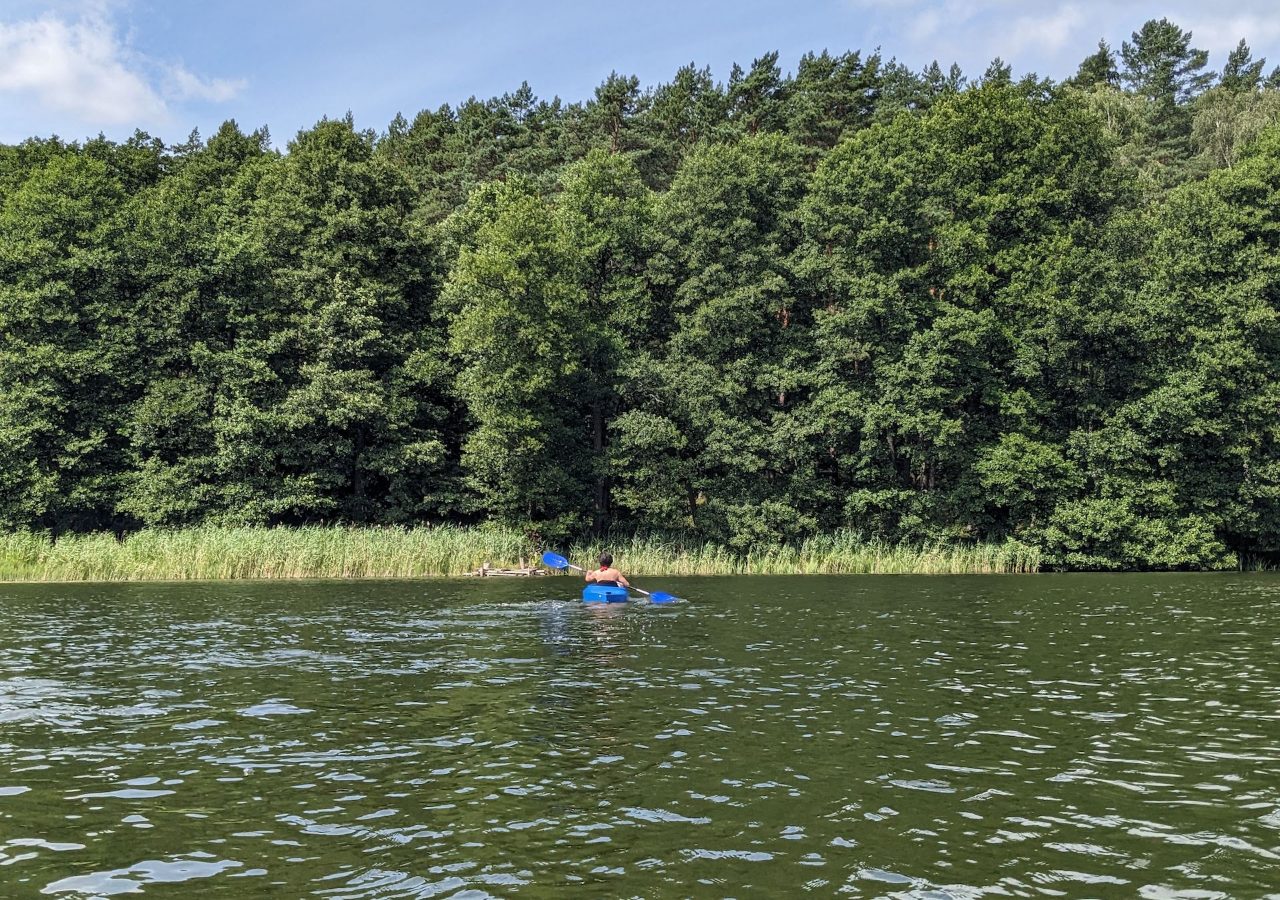
<file: index.html>
<!DOCTYPE html>
<html lang="en">
<head>
    <script type="text/javascript">
        let totalCount = 17;

        function backChange(x) {
            let fold = 'img';
            let suff = 'orig';
            if (x.matches) {
                fold = 'img786';
                suff = '786';
            }
            let num = Math.ceil(Math.random() * totalCount);
            document.body.background = fold + '/welcome_' + num + '_' + suff + '.jpg';
        }
    </script>
    <meta charset="UTF-8">
    <title>Welcome</title>
    <meta name="viewport" content="width=device-width, initial-scale=1"/>
    <meta name="author" content="PW">
    <meta name="description" content="Welcome.">
    <link rel="icon" href="imgfav/welcome_fav.ico" type="image/x-icon"/>
    <link href="https://fonts.googleapis.com/css?family=Kotta+One|Cantarell:400,700" rel="stylesheet" type="text/css">
    <link rel="stylesheet" href="css/main.css">
    <link rel="stylesheet" href="css/pres.css">
</head>
<body>
</body>
<script type="text/javascript">
    let x = window.matchMedia("(max-width: 860px)")
    backChange(x);
</script>
</html>
</file>
<file: css/main.css>
body {

  /*  background-image: url(../img/welcome_15_orig.jpg); */

    background-position: center center;

    background-repeat: no-repeat;

    background-attachment: fixed;

    background-size: cover;

    background-color:#464646;

}

/* For mobile devices
@media only screen and (max-width: 767px) {
    body {

        background-image: url(../img786/welcome_15_786.jpg);
    }
}
*/
</file>
<file: css/pres.css>
html, body, .container {
    height: 100%;
}


html, body, h1, p, a, div, section {
    margin: 0;
    padding: 0;
    font: inherit;
}


body {
    font: 18px/23px "Cantarell", sans-serif;
    color: #ffffff;
}

h1 {
    color: #efecec;
    text-transform: uppercase;
    font-size: 40px;
    line-height: 50px;
    font-weight: 400;
    margin-top: 20px;
}

a {
    color: #ffffff;
}

p {
    margin: 0 0 15px 0;
}

strong {
    font-weight: 700;
}

blockquote {
    display: block;
    max-width: 480px;
    margin: 15px auto;
    padding: 15px;
    background-color: rgba(0, 0, 0, 0.3);
    color: #e1e1e1;
    font-family: "Kotta One", serif;
    font-size: 22px;
    line-height: 28px;
}

blockquote cite {
    display: block;
    font: 18px/23px "Cantarell", sans-serif;
    font-size: 16px;
    margin-top: 16px;
    color: #cccccc;
    text-transform: uppercase;
}

/* Layout */

.navbar {
    width: 100%;
    background-color: rgba(0, 0, 0, 0.6);
    height: 40px;
    z-index: 9999;
    position: fixed;
}

.inner {
    position: relative;
    margin: 0 auto;
    text-align: center;
}

.navbar a {
    display: inline-block;
    border: 1px solid #fff;
    font-size: 14px;
    line-height: 24px;
    border-radius: 3px;
    padding: 2px 15px;
    text-decoration: none;
    margin-top: 5px;
}


html, body, .container {
    height: auto;
}
.container {
    padding-top: 80px;
    display: table;
    width: 100%;
}

.content {
    display: table-cell;
    text-align: center;
    vertical-align: middle;
}

/* Special */
.sub-title {
    font-size: 18px;
    line-height: 23px;
    margin: 50px auto;
    text-transform: uppercase;
}

.button {
    display: inline-block;
    text-transform: uppercase;
    color: #cafaea;
    border: 1px solid #cafaea;
    border-radius: 3px;
    padding: 6px 10px;
    font-weight: 700;
    text-decoration: none;
    text-align: center;
    line-height: normal;
}

#more-content {
    display: none;
}

/* Media Queries */
@media only screen and (max-width: 340px) {

    .container {
        vertical-align: baseline;
        margin: 0 auto;
        position: relative;
        display: block;
        float: left;
        padding: 80px 0 0 0;
    }

    #more-content {
        margin-right: 10px;
        float: left;

    }

    body h1 {
        font-size: 18px;
        line-height: 23px;
    }
    blockquote {
        width: 150px;
        background-color: transparent;
        font-size: 16px;
        line-height: 21px;
        margin: 15px auto;
    }

    .content, blockquote {
        margin: 0 auto;
        padding-top: 80px;
        display: inline;
        vertical-align: baseline;
    }
    .button, p {
        margin: 0 auto;
        font-size: 15px;
        line-height: 20px;
        max-width: 150px;
    }


    blockquote cite {
        line-height: 19px;
        font-size: 14px;
    }

    .sub-title {
        line-height: 21px;
        font-size: 14px;
    }

}
</file>
